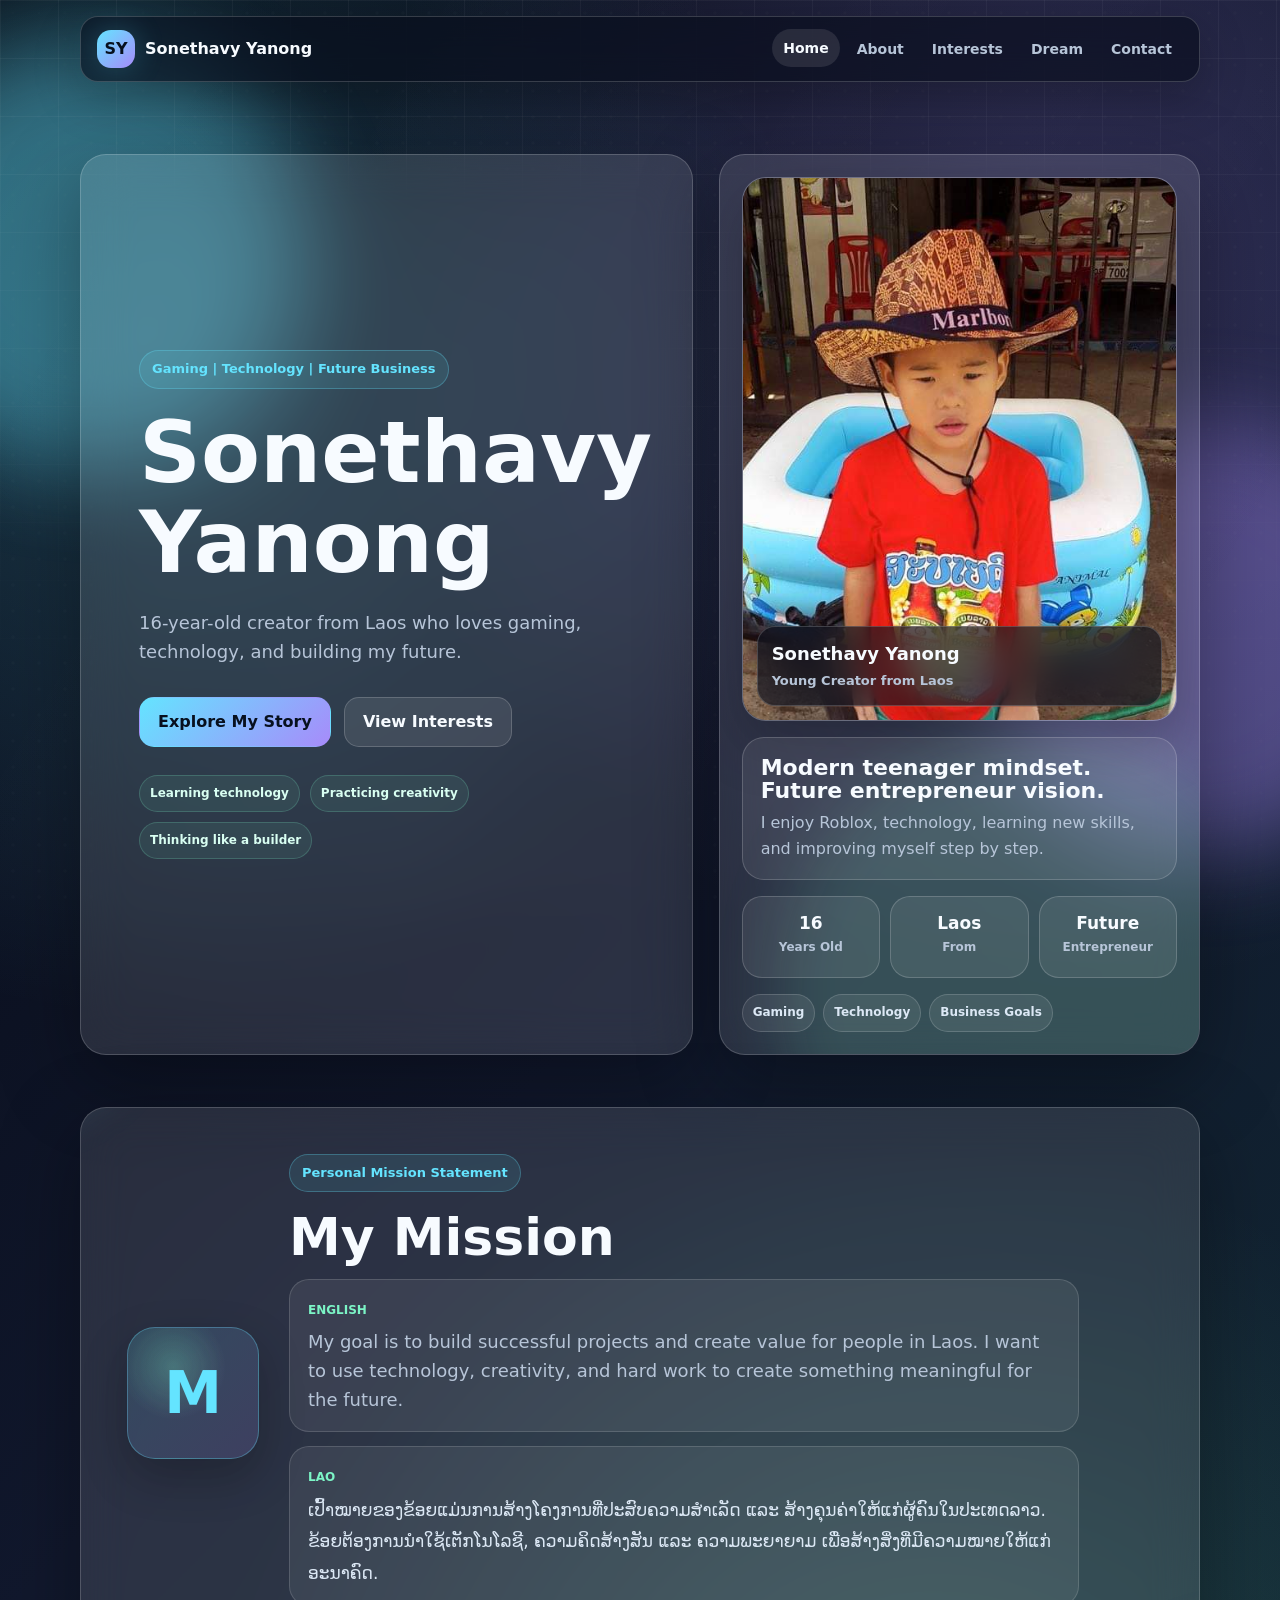
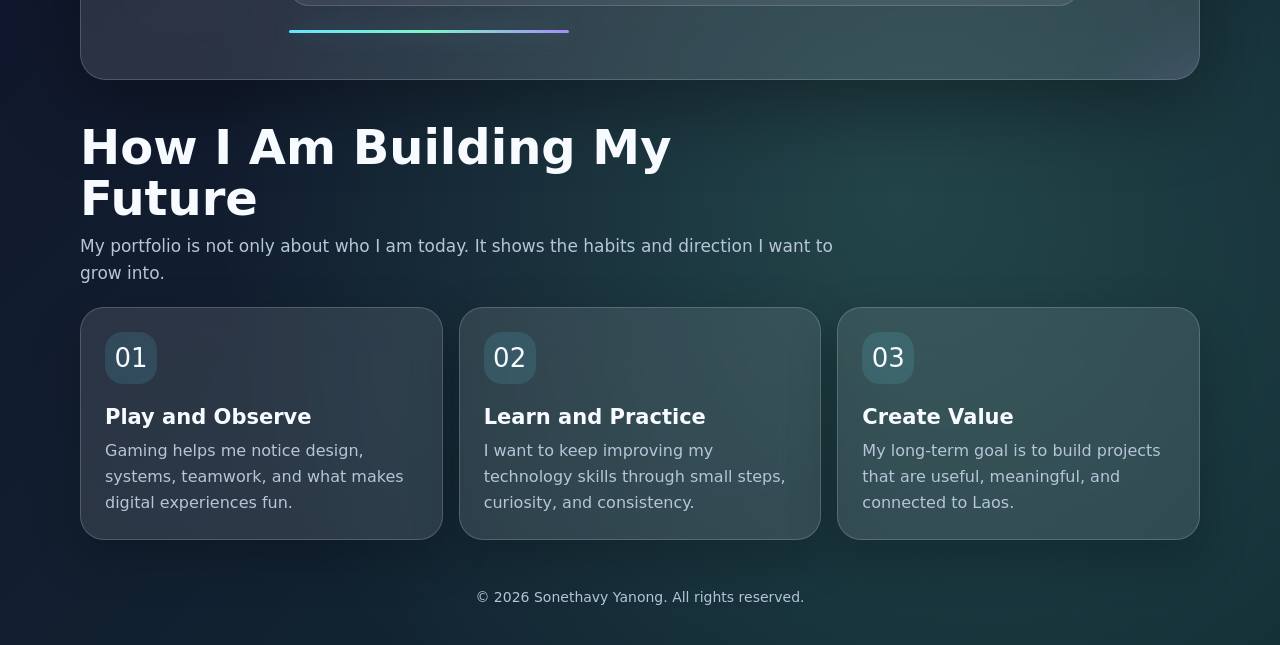
<file: index.html>
<!DOCTYPE html>
<html lang="en">
<head>
  <meta charset="UTF-8">
  <meta name="viewport" content="width=device-width, initial-scale=1.0">
  <title>Sonethavy Yanong | Home</title>
  <link rel="stylesheet" href="styles.css">
</head>
<body>
  <div class="loader" aria-hidden="true"><div class="loader-ring"></div></div>
  <div class="background-grid" aria-hidden="true"></div>
  <div class="background-noise" aria-hidden="true"></div>

  <div class="page-shell page-transition">
    <header class="site-header">
      <a class="brand" href="index.html"><span class="brand-mark">SY</span><span>Sonethavy Yanong</span></a>
      <nav class="nav" aria-label="Main navigation">
        <a href="index.html">Home</a>
        <a href="about.html">About</a>
        <a href="interests.html">Interests</a>
        <a href="dream.html">Dream</a>
        <a href="contact.html">Contact</a>
      </nav>
    </header>

    <main>
      <section class="hero">
        <div class="hero-copy glass reveal">
          <div class="eyebrow">Gaming | Technology | Future Business</div>
          <h1>Sonethavy Yanong</h1>
          <p class="lead">
            16-year-old creator from Laos who loves gaming, technology, and building my future.
          </p>
          <div class="actions">
            <a class="button primary" href="about.html">Explore My Story</a>
            <a class="button secondary" href="interests.html">View Interests</a>
          </div>
          <div class="hero-strip" aria-label="Current focus">
            <span>Learning technology</span>
            <span>Practicing creativity</span>
            <span>Thinking like a builder</span>
          </div>
        </div>

        <aside class="profile-panel glass reveal" aria-label="Profile summary">
          <div class="profile-photo-frame">
            <img class="profile-photo" src="photo.jpg" alt="Sonethavy Yanong">
            <div class="profile-caption">
              <strong>Sonethavy Yanong</strong>
              <span>Young Creator from Laos</span>
            </div>
          </div>
          <div class="profile-summary">
            <h2>Modern teenager mindset. Future entrepreneur vision.</h2>
            <p>
              I enjoy Roblox, technology, learning new skills, and improving myself step by step.
            </p>
          </div>
          <div class="stats">
            <div class="stat"><strong>16</strong><span>Years Old</span></div>
            <div class="stat"><strong>Laos</strong><span>From</span></div>
            <div class="stat"><strong>Future</strong><span>Entrepreneur</span></div>
          </div>
          <div class="profile-tags" aria-label="Profile focus areas">
            <span>Gaming</span>
            <span>Technology</span>
            <span>Business Goals</span>
          </div>
        </aside>
      </section>

      <section class="mission-card glass reveal" aria-labelledby="mission-title">
        <div class="mission-badge" aria-hidden="true">M</div>
        <div class="mission-content">
          <div class="eyebrow">Personal Mission Statement</div>
          <h2 id="mission-title">My Mission</h2>
          <div class="mission-text-stack">
            <article class="mission-language">
              <span>English</span>
              <p>
                My goal is to build successful projects and create value for people in Laos.
                I want to use technology, creativity, and hard work to create something
                meaningful for the future.
              </p>
            </article>
            <article class="mission-language lao">
              <span>Lao</span>
              <p lang="lo">
                ເປົ້າໝາຍຂອງຂ້ອຍແມ່ນການສ້າງໂຄງການທີ່ປະສົບຄວາມສຳເລັດ ແລະ ສ້າງຄຸນຄ່າໃຫ້ແກ່ຜູ້ຄົນໃນປະເທດລາວ.
                ຂ້ອຍຕ້ອງການນຳໃຊ້ເຕັກໂນໂລຊີ, ຄວາມຄິດສ້າງສັນ ແລະ ຄວາມພະຍາຍາມ ເພື່ອສ້າງສິ່ງທີ່ມີຄວາມໝາຍໃຫ້ແກ່ອະນາຄົດ.
              </p>
            </article>
          </div>
          <div class="mission-line" aria-hidden="true"></div>
        </div>
      </section>

      <section class="creator-system" aria-labelledby="creator-system-title">
        <div class="section-title reveal">
          <h2 id="creator-system-title">How I Am Building My Future</h2>
          <p>
            My portfolio is not only about who I am today. It shows the habits and direction I want to grow into.
          </p>
        </div>
        <div class="grid three">
          <article class="card reveal">
            <div class="icon">01</div>
            <h3>Play and Observe</h3>
            <p>Gaming helps me notice design, systems, teamwork, and what makes digital experiences fun.</p>
          </article>
          <article class="card reveal">
            <div class="icon">02</div>
            <h3>Learn and Practice</h3>
            <p>I want to keep improving my technology skills through small steps, curiosity, and consistency.</p>
          </article>
          <article class="card reveal">
            <div class="icon">03</div>
            <h3>Create Value</h3>
            <p>My long-term goal is to build projects that are useful, meaningful, and connected to Laos.</p>
          </article>
        </div>
      </section>
    </main>

    <footer class="site-footer">
      <p>&copy; 2026 Sonethavy Yanong. All rights reserved.</p>
    </footer>
  </div>

  <script src="script.js"></script>
</body>
</html>
</file>
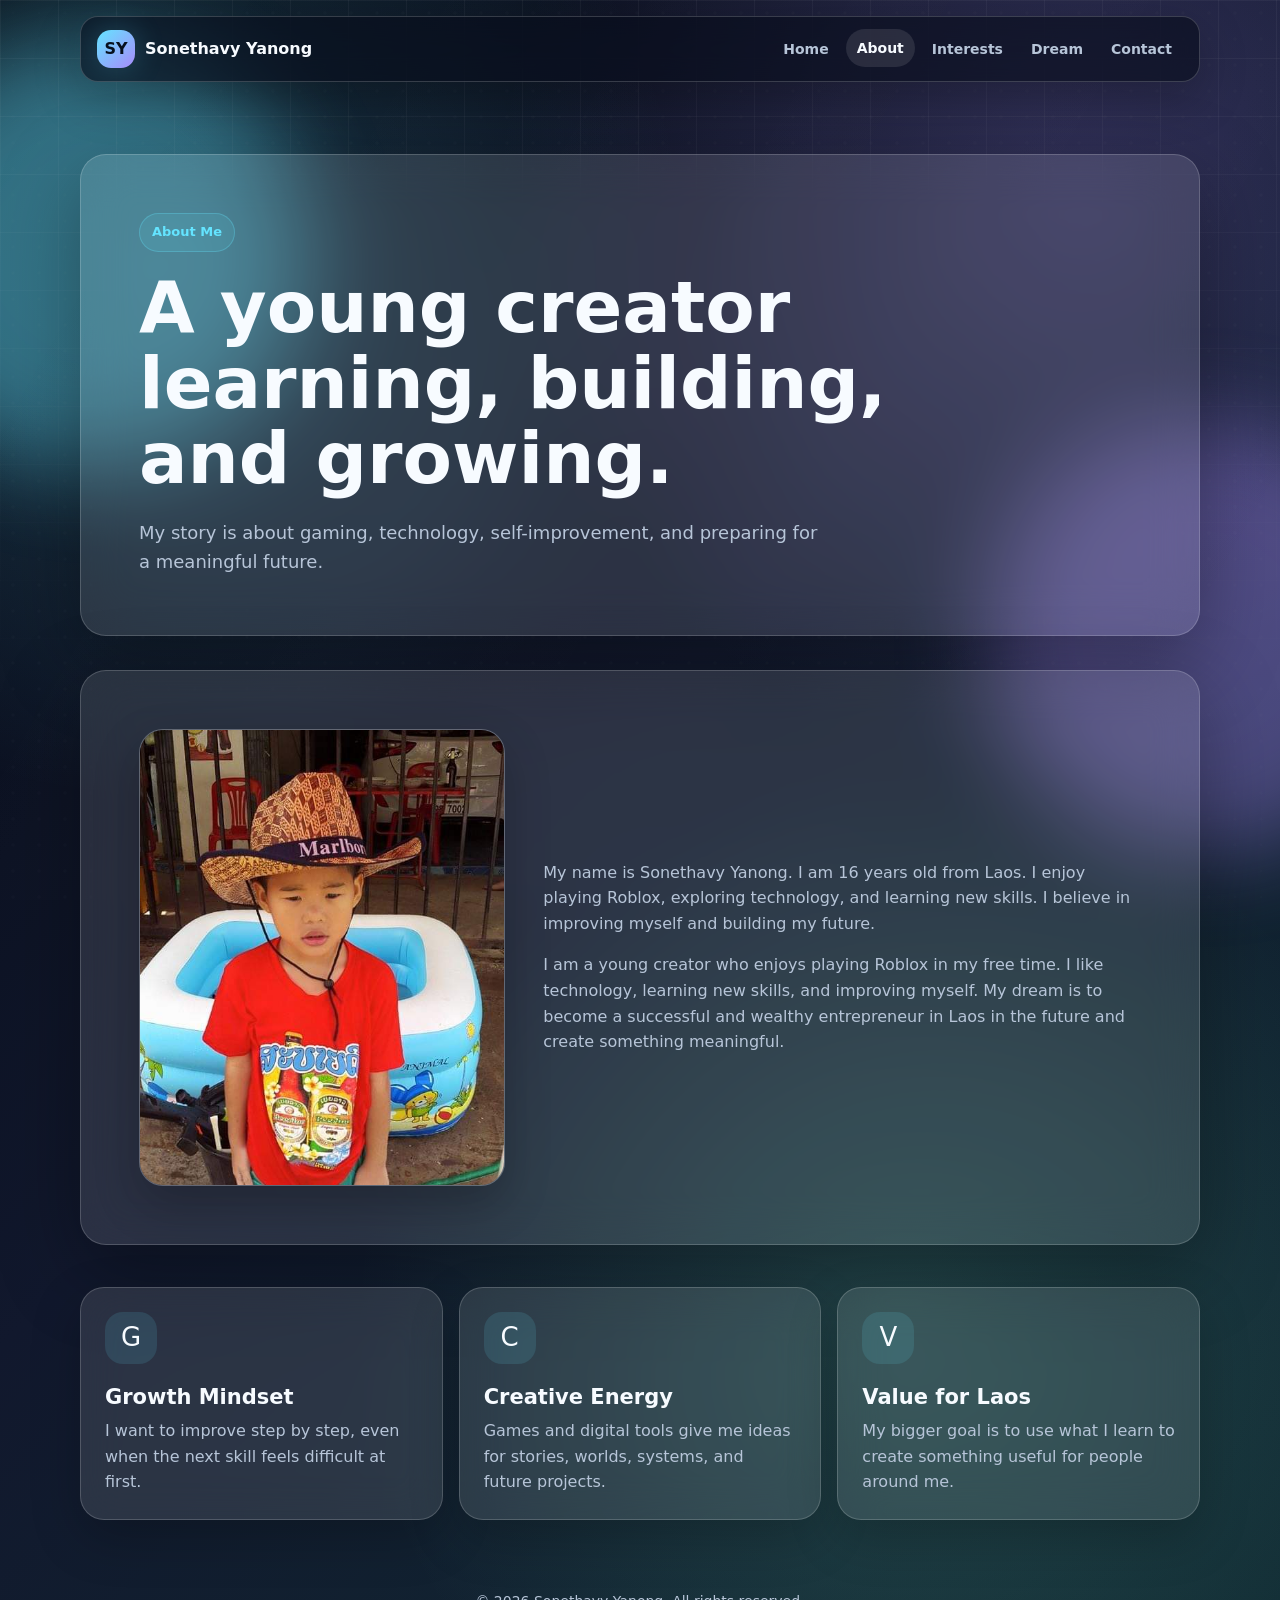
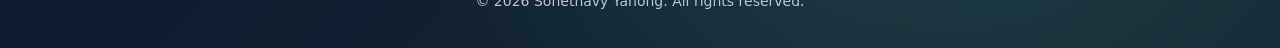
<file: about.html>
<!DOCTYPE html>
<html lang="en">
<head>
  <meta charset="UTF-8">
  <meta name="viewport" content="width=device-width, initial-scale=1.0">
  <title>Sonethavy Yanong | About</title>
  <link rel="stylesheet" href="styles.css">
</head>
<body>
  <div class="loader" aria-hidden="true"><div class="loader-ring"></div></div>
  <div class="background-grid" aria-hidden="true"></div>
  <div class="background-noise" aria-hidden="true"></div>

  <div class="page-shell page-transition">
    <header class="site-header">
      <a class="brand" href="index.html"><span class="brand-mark">SY</span><span>Sonethavy Yanong</span></a>
      <nav class="nav" aria-label="Main navigation">
        <a href="index.html">Home</a>
        <a href="about.html">About</a>
        <a href="interests.html">Interests</a>
        <a href="dream.html">Dream</a>
        <a href="contact.html">Contact</a>
      </nav>
    </header>

    <main>
      <section class="page-hero glass reveal">
        <div class="eyebrow">About Me</div>
        <h1 class="page-title">A young creator learning, building, and growing.</h1>
        <p class="lead">
          My story is about gaming, technology, self-improvement, and preparing for a meaningful future.
        </p>
      </section>

      <section class="content-card glass reveal">
        <div class="about-layout">
          <div class="about-photo-wrap">
            <img class="about-photo" src="photo.jpg" alt="Sonethavy Yanong">
          </div>
          <div>
            <p>
              My name is Sonethavy Yanong. I am 16 years old from Laos. I enjoy
              playing Roblox, exploring technology, and learning new skills. I
              believe in improving myself and building my future.
            </p>
            <p>
              I am a young creator who enjoys playing Roblox in my free time. I
              like technology, learning new skills, and improving myself. My dream
              is to become a successful and wealthy entrepreneur in Laos in the
              future and create something meaningful.
            </p>
          </div>
        </div>
      </section>

      <section class="grid three">
        <article class="card reveal">
          <div class="icon">G</div>
          <h3>Growth Mindset</h3>
          <p>I want to improve step by step, even when the next skill feels difficult at first.</p>
        </article>
        <article class="card reveal">
          <div class="icon">C</div>
          <h3>Creative Energy</h3>
          <p>Games and digital tools give me ideas for stories, worlds, systems, and future projects.</p>
        </article>
        <article class="card reveal">
          <div class="icon">V</div>
          <h3>Value for Laos</h3>
          <p>My bigger goal is to use what I learn to create something useful for people around me.</p>
        </article>
      </section>
    </main>

    <footer class="site-footer">
      <p>&copy; 2026 Sonethavy Yanong. All rights reserved.</p>
    </footer>
  </div>

  <script src="script.js"></script>
</body>
</html>
</file>
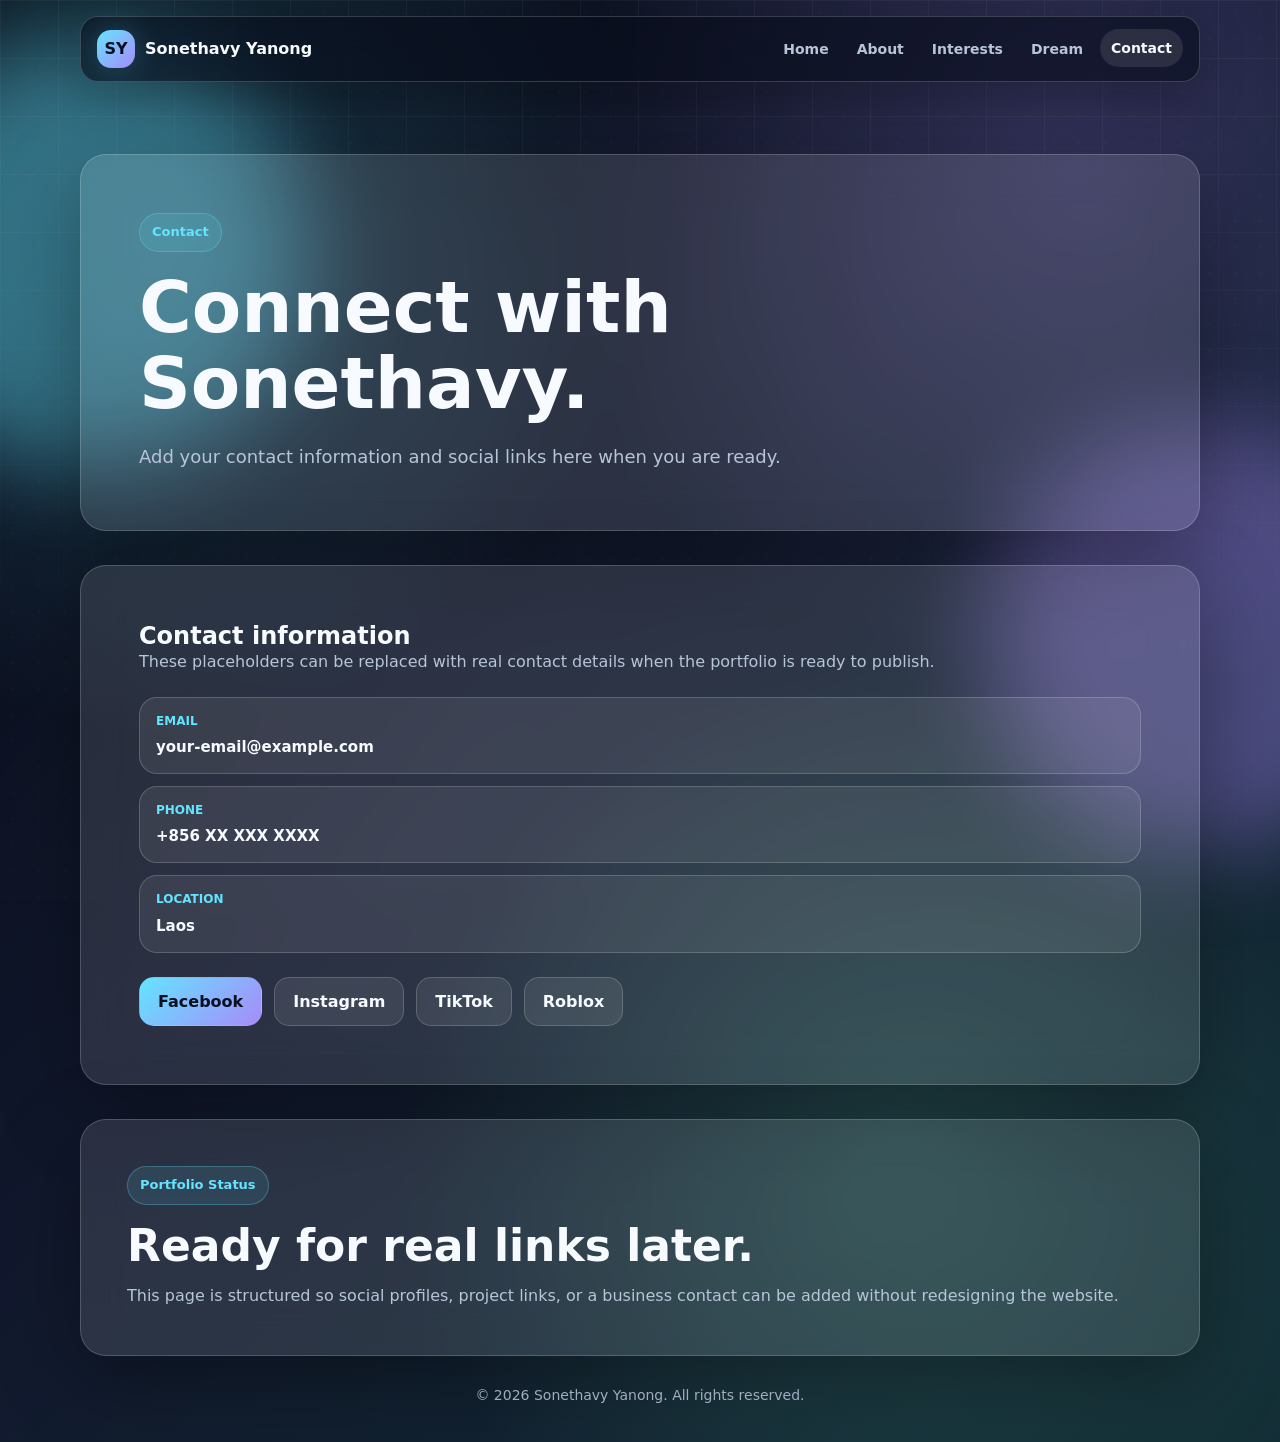
<file: contact.html>
<!DOCTYPE html>
<html lang="en">
<head>
  <meta charset="UTF-8">
  <meta name="viewport" content="width=device-width, initial-scale=1.0">
  <title>Sonethavy Yanong | Contact</title>
  <link rel="stylesheet" href="styles.css">
</head>
<body>
  <div class="loader" aria-hidden="true"><div class="loader-ring"></div></div>
  <div class="background-grid" aria-hidden="true"></div>
  <div class="background-noise" aria-hidden="true"></div>

  <div class="page-shell page-transition">
    <header class="site-header">
      <a class="brand" href="index.html"><span class="brand-mark">SY</span><span>Sonethavy Yanong</span></a>
      <nav class="nav" aria-label="Main navigation">
        <a href="index.html">Home</a>
        <a href="about.html">About</a>
        <a href="interests.html">Interests</a>
        <a href="dream.html">Dream</a>
        <a href="contact.html">Contact</a>
      </nav>
    </header>

    <main>
      <section class="page-hero glass reveal">
        <div class="eyebrow">Contact</div>
        <h1 class="page-title">Connect with Sonethavy.</h1>
        <p class="lead">
          Add your contact information and social links here when you are ready.
        </p>
      </section>

      <section class="contact-card glass reveal">
        <h2>Contact information</h2>
        <p>These placeholders can be replaced with real contact details when the portfolio is ready to publish.</p>
        <div class="contact-list">
          <div class="contact-item"><span>Email</span><strong>your-email@example.com</strong></div>
          <div class="contact-item"><span>Phone</span><strong>+856 XX XXX XXXX</strong></div>
          <div class="contact-item"><span>Location</span><strong>Laos</strong></div>
        </div>
        <div class="socials" aria-label="Social media links">
          <a class="button primary" href="#">Facebook</a>
          <a class="button secondary" href="#">Instagram</a>
          <a class="button secondary" href="#">TikTok</a>
          <a class="button secondary" href="#">Roblox</a>
        </div>
      </section>

      <section class="contact-note glass reveal">
        <div class="eyebrow">Portfolio Status</div>
        <h2>Ready for real links later.</h2>
        <p>
          This page is structured so social profiles, project links, or a business contact can be added without
          redesigning the website.
        </p>
      </section>
    </main>

    <footer class="site-footer">
      <p>&copy; 2026 Sonethavy Yanong. All rights reserved.</p>
    </footer>
  </div>

  <script src="script.js"></script>
</body>
</html>
</file>
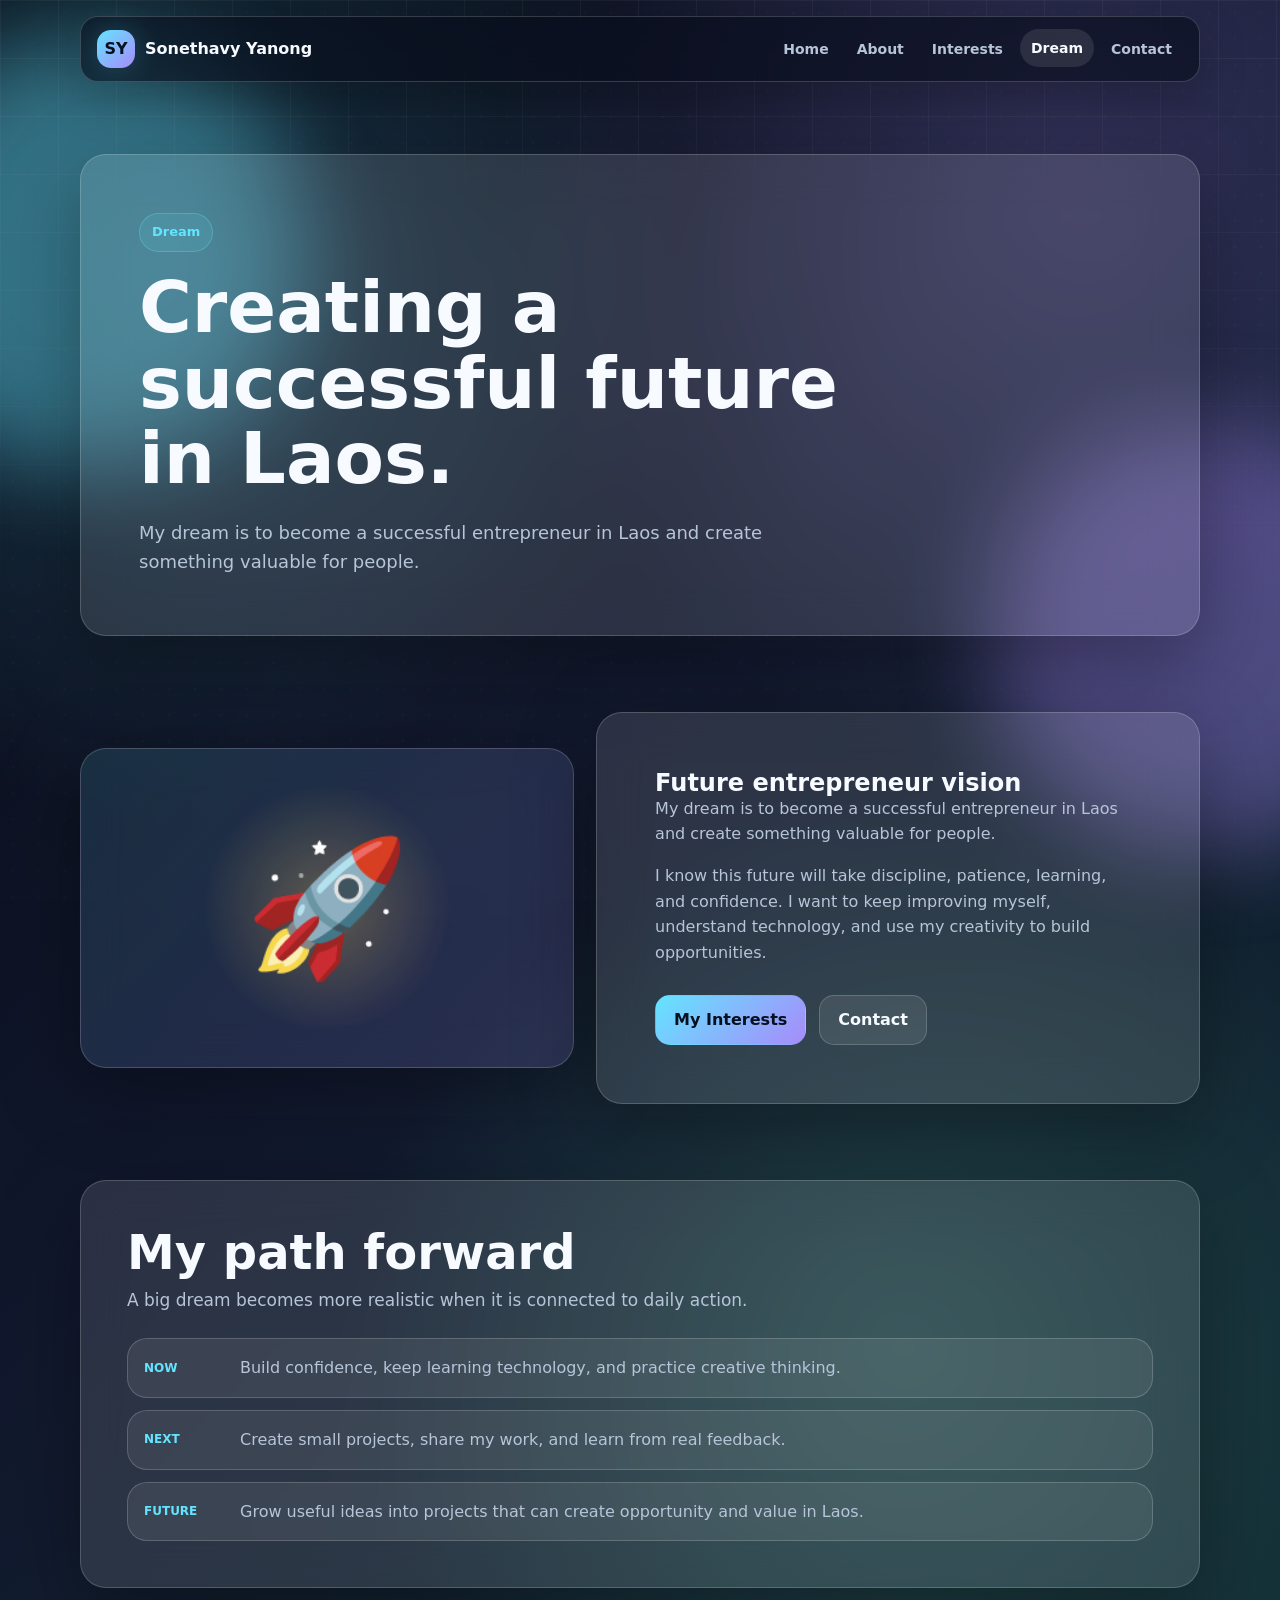
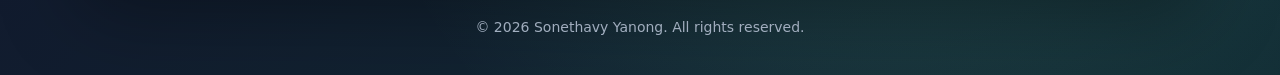
<file: dream.html>
<!DOCTYPE html>
<html lang="en">
<head>
  <meta charset="UTF-8">
  <meta name="viewport" content="width=device-width, initial-scale=1.0">
  <title>Sonethavy Yanong | Dream</title>
  <link rel="stylesheet" href="styles.css">
</head>
<body>
  <div class="loader" aria-hidden="true"><div class="loader-ring"></div></div>
  <div class="background-grid" aria-hidden="true"></div>
  <div class="background-noise" aria-hidden="true"></div>

  <div class="page-shell page-transition">
    <header class="site-header">
      <a class="brand" href="index.html"><span class="brand-mark">SY</span><span>Sonethavy Yanong</span></a>
      <nav class="nav" aria-label="Main navigation">
        <a href="index.html">Home</a>
        <a href="about.html">About</a>
        <a href="interests.html">Interests</a>
        <a href="dream.html">Dream</a>
        <a href="contact.html">Contact</a>
      </nav>
    </header>

    <main>
      <section class="page-hero glass reveal">
        <div class="eyebrow">Dream</div>
        <h1 class="page-title">Creating a successful future in Laos.</h1>
        <p class="lead">
          My dream is to become a successful entrepreneur in Laos and create something valuable for people.
        </p>
      </section>

      <section class="dream-panel">
        <div class="dream-orb glass reveal" aria-hidden="true">🚀</div>
        <div class="content-card glass reveal">
          <h2>Future entrepreneur vision</h2>
          <p>
            My dream is to become a successful entrepreneur in Laos and create
            something valuable for people.
          </p>
          <p>
            I know this future will take discipline, patience, learning, and
            confidence. I want to keep improving myself, understand technology,
            and use my creativity to build opportunities.
          </p>
          <div class="actions">
            <a class="button primary" href="interests.html">My Interests</a>
            <a class="button secondary" href="contact.html">Contact</a>
          </div>
        </div>
      </section>

      <section class="timeline glass reveal" aria-labelledby="path-title">
        <div class="section-title">
          <h2 id="path-title">My path forward</h2>
          <p>A big dream becomes more realistic when it is connected to daily action.</p>
        </div>
        <div class="timeline-list">
          <div class="timeline-step">
            <span>Now</span>
            <p>Build confidence, keep learning technology, and practice creative thinking.</p>
          </div>
          <div class="timeline-step">
            <span>Next</span>
            <p>Create small projects, share my work, and learn from real feedback.</p>
          </div>
          <div class="timeline-step">
            <span>Future</span>
            <p>Grow useful ideas into projects that can create opportunity and value in Laos.</p>
          </div>
        </div>
      </section>
    </main>

    <footer class="site-footer">
      <p>&copy; 2026 Sonethavy Yanong. All rights reserved.</p>
    </footer>
  </div>

  <script src="script.js"></script>
</body>
</html>
</file>
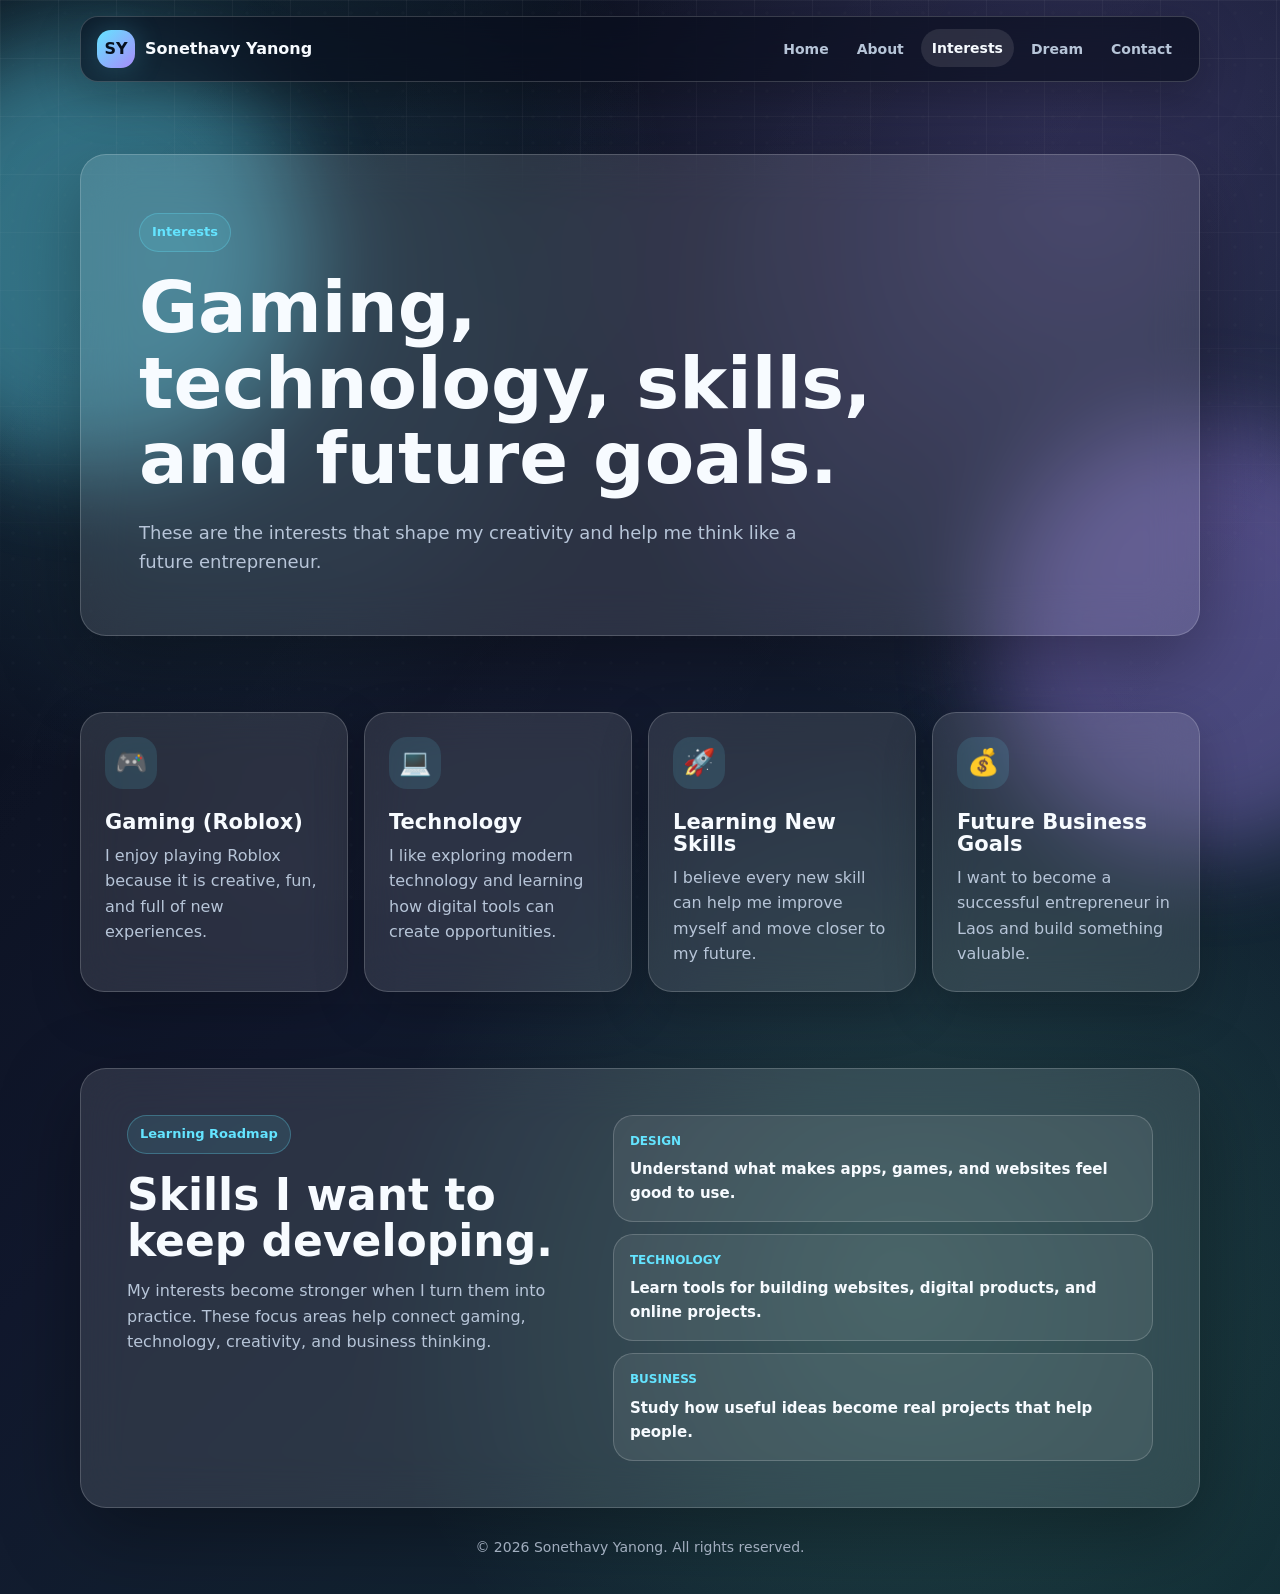
<file: interests.html>
<!DOCTYPE html>
<html lang="en">
<head>
  <meta charset="UTF-8">
  <meta name="viewport" content="width=device-width, initial-scale=1.0">
  <title>Sonethavy Yanong | Interests</title>
  <link rel="stylesheet" href="styles.css">
</head>
<body>
  <div class="loader" aria-hidden="true"><div class="loader-ring"></div></div>
  <div class="background-grid" aria-hidden="true"></div>
  <div class="background-noise" aria-hidden="true"></div>

  <div class="page-shell page-transition">
    <header class="site-header">
      <a class="brand" href="index.html"><span class="brand-mark">SY</span><span>Sonethavy Yanong</span></a>
      <nav class="nav" aria-label="Main navigation">
        <a href="index.html">Home</a>
        <a href="about.html">About</a>
        <a href="interests.html">Interests</a>
        <a href="dream.html">Dream</a>
        <a href="contact.html">Contact</a>
      </nav>
    </header>

    <main>
      <section class="page-hero glass reveal">
        <div class="eyebrow">Interests</div>
        <h1 class="page-title">Gaming, technology, skills, and future goals.</h1>
        <p class="lead">
          These are the interests that shape my creativity and help me think like a future entrepreneur.
        </p>
      </section>

      <section class="grid">
        <article class="card reveal">
          <div class="icon">🎮</div>
          <h3>Gaming (Roblox)</h3>
          <p>I enjoy playing Roblox because it is creative, fun, and full of new experiences.</p>
        </article>
        <article class="card reveal">
          <div class="icon">💻</div>
          <h3>Technology</h3>
          <p>I like exploring modern technology and learning how digital tools can create opportunities.</p>
        </article>
        <article class="card reveal">
          <div class="icon">🚀</div>
          <h3>Learning New Skills</h3>
          <p>I believe every new skill can help me improve myself and move closer to my future.</p>
        </article>
        <article class="card reveal">
          <div class="icon">💰</div>
          <h3>Future Business Goals</h3>
          <p>I want to become a successful entrepreneur in Laos and build something valuable.</p>
        </article>
      </section>

      <section class="learning-panel glass reveal" aria-labelledby="learning-title">
        <div>
          <div class="eyebrow">Learning Roadmap</div>
          <h2 id="learning-title">Skills I want to keep developing.</h2>
          <p>
            My interests become stronger when I turn them into practice. These focus areas help connect gaming,
            technology, creativity, and business thinking.
          </p>
        </div>
        <div class="roadmap">
          <div class="roadmap-item">
            <span>Design</span>
            <strong>Understand what makes apps, games, and websites feel good to use.</strong>
          </div>
          <div class="roadmap-item">
            <span>Technology</span>
            <strong>Learn tools for building websites, digital products, and online projects.</strong>
          </div>
          <div class="roadmap-item">
            <span>Business</span>
            <strong>Study how useful ideas become real projects that help people.</strong>
          </div>
        </div>
      </section>
    </main>

    <footer class="site-footer">
      <p>&copy; 2026 Sonethavy Yanong. All rights reserved.</p>
    </footer>
  </div>

  <script src="script.js"></script>
</body>
</html>
</file>
<file: styles.css>
:root {
  --bg-1: #060a14;
  --bg-2: #11182d;
  --bg-3: #122d35;
  --text: #f7fbff;
  --muted: #b7c5d8;
  --soft: rgba(255, 255, 255, 0.08);
  --glass: rgba(255, 255, 255, 0.11);
  --glass-strong: rgba(255, 255, 255, 0.16);
  --line: rgba(255, 255, 255, 0.18);
  --cyan: #64e4ff;
  --mint: #7cf5c6;
  --violet: #a78bfa;
  --pink: #ff7ab6;
  --gold: #ffd166;
  --shadow: 0 24px 80px rgba(0, 0, 0, 0.34);
}

* {
  box-sizing: border-box;
  margin: 0;
  padding: 0;
}

html {
  scroll-behavior: smooth;
}

body {
  min-height: 100vh;
  font-family: Inter, ui-sans-serif, system-ui, -apple-system, BlinkMacSystemFont, "Segoe UI", sans-serif;
  color: var(--text);
  background:
    radial-gradient(circle at 12% 16%, rgba(100, 228, 255, 0.20), transparent 30%),
    radial-gradient(circle at 84% 12%, rgba(167, 139, 250, 0.22), transparent 32%),
    radial-gradient(circle at 70% 80%, rgba(124, 245, 198, 0.16), transparent 34%),
    linear-gradient(135deg, var(--bg-1) 0%, var(--bg-2) 46%, var(--bg-3) 100%);
  line-height: 1.6;
  overflow-x: hidden;
}

body::before,
body::after {
  content: "";
  position: fixed;
  width: 34vw;
  min-width: 280px;
  aspect-ratio: 1;
  border-radius: 999px;
  filter: blur(46px);
  opacity: 0.38;
  z-index: -3;
  animation: floatGlow 15s ease-in-out infinite alternate;
}

body::before {
  top: 4%;
  left: -10%;
  background: var(--cyan);
}

body::after {
  right: -11%;
  bottom: 5%;
  background: var(--violet);
  animation-delay: -5s;
}

a {
  color: inherit;
}

.background-grid {
  position: fixed;
  inset: 0;
  pointer-events: none;
  z-index: -2;
  background-image:
    linear-gradient(rgba(255, 255, 255, 0.055) 1px, transparent 1px),
    linear-gradient(90deg, rgba(255, 255, 255, 0.055) 1px, transparent 1px);
  background-size: 58px 58px;
  mask-image: linear-gradient(to bottom, rgba(0, 0, 0, 0.82), transparent 82%);
  animation: gridDrift 22s linear infinite;
}

.background-noise {
  position: fixed;
  inset: 0;
  pointer-events: none;
  z-index: -1;
  background:
    linear-gradient(120deg, transparent, rgba(255, 255, 255, 0.035), transparent),
    radial-gradient(circle at 50% 50%, transparent 0, rgba(255, 255, 255, 0.04) 1px, transparent 2px);
  background-size: 100% 100%, 26px 26px;
  opacity: 0.48;
}

.loader {
  position: fixed;
  inset: 0;
  z-index: 99;
  display: grid;
  place-items: center;
  background: #050812;
  transition: opacity 500ms ease, visibility 500ms ease;
}

.loader.hidden {
  opacity: 0;
  visibility: hidden;
}

.loader-ring {
  width: 56px;
  height: 56px;
  border: 3px solid rgba(255, 255, 255, 0.14);
  border-top-color: var(--cyan);
  border-radius: 999px;
  animation: spin 850ms linear infinite;
}

.page-shell {
  width: min(1120px, calc(100% - 36px));
  margin: 0 auto;
}

.site-header {
  position: sticky;
  top: 16px;
  z-index: 20;
  display: flex;
  align-items: center;
  justify-content: space-between;
  gap: 18px;
  margin: 16px auto 0;
  padding: 13px 16px;
  border: 1px solid var(--line);
  border-radius: 18px;
  background: rgba(7, 12, 26, 0.62);
  backdrop-filter: blur(22px);
  box-shadow: 0 16px 48px rgba(0, 0, 0, 0.24);
}

.brand {
  display: flex;
  align-items: center;
  gap: 10px;
  text-decoration: none;
  font-weight: 900;
}

.brand-mark {
  display: grid;
  place-items: center;
  width: 38px;
  height: 38px;
  border-radius: 14px;
  background: linear-gradient(135deg, var(--cyan), var(--violet));
  color: #07101e;
  box-shadow: 0 0 30px rgba(100, 228, 255, 0.22);
}

.nav {
  display: flex;
  gap: 6px;
  flex-wrap: wrap;
  justify-content: flex-end;
}

.nav a {
  border-radius: 999px;
  padding: 8px 11px;
  color: var(--muted);
  font-size: 14px;
  font-weight: 800;
  text-decoration: none;
  transition: background 200ms ease, color 200ms ease, transform 200ms ease;
}

.nav a:hover,
.nav a.active {
  color: var(--text);
  background: rgba(255, 255, 255, 0.10);
  transform: translateY(-1px);
}

main {
  padding: 48px 0 0;
}

.hero {
  display: grid;
  grid-template-columns: minmax(0, 1.12fr) minmax(280px, 0.88fr);
  gap: 26px;
  align-items: stretch;
  min-height: calc(100vh - 142px);
  padding: 24px 0 52px;
}

.glass {
  border: 1px solid var(--line);
  border-radius: 26px;
  background: var(--glass);
  backdrop-filter: blur(24px);
  box-shadow: var(--shadow);
}

.hero-copy,
.page-hero,
.content-card,
.contact-card {
  padding: clamp(24px, 5vw, 58px);
}

.hero-copy {
  display: flex;
  flex-direction: column;
  justify-content: center;
}

.eyebrow {
  width: fit-content;
  margin-bottom: 18px;
  padding: 8px 12px;
  border: 1px solid rgba(100, 228, 255, 0.28);
  border-radius: 999px;
  background: rgba(100, 228, 255, 0.10);
  color: var(--cyan);
  font-size: 13px;
  font-weight: 900;
}

h1,
h2,
h3 {
  line-height: 1.05;
  letter-spacing: 0;
}

h1 {
  max-width: 790px;
  font-size: clamp(42px, 8vw, 86px);
}

.page-title {
  font-size: clamp(38px, 7vw, 72px);
}

.lead {
  max-width: 680px;
  margin-top: 22px;
  color: var(--muted);
  font-size: 18px;
}

.actions {
  display: flex;
  gap: 13px;
  flex-wrap: wrap;
  margin-top: 30px;
}

.hero-strip {
  display: flex;
  gap: 10px;
  flex-wrap: wrap;
  margin-top: 28px;
}

.hero-strip span {
  padding: 8px 10px;
  border: 1px solid rgba(124, 245, 198, 0.20);
  border-radius: 999px;
  background: rgba(124, 245, 198, 0.08);
  color: #d9fff2;
  font-size: 12px;
  font-weight: 900;
}

.button {
  display: inline-flex;
  align-items: center;
  justify-content: center;
  min-height: 46px;
  padding: 11px 18px;
  border: 1px solid rgba(255, 255, 255, 0.18);
  border-radius: 15px;
  color: var(--text);
  text-decoration: none;
  font-weight: 900;
  transition: transform 220ms ease, box-shadow 220ms ease, background 220ms ease, border-color 220ms ease;
}

.button:hover {
  transform: translateY(-3px);
  box-shadow: 0 16px 36px rgba(0, 0, 0, 0.28);
}

.button.primary {
  border-color: transparent;
  background: linear-gradient(135deg, var(--cyan), var(--violet));
  color: #07101e;
}

.button.secondary {
  background: rgba(255, 255, 255, 0.09);
}

.profile-panel {
  position: relative;
  display: flex;
  flex-direction: column;
  gap: 16px;
  overflow: hidden;
  padding: 22px;
}

.profile-panel::before {
  content: "";
  position: absolute;
  inset: auto -22% -22% 12%;
  height: 58%;
  border-radius: 999px;
  background: rgba(124, 245, 198, 0.14);
  filter: blur(32px);
}

.profile-photo-frame {
  position: relative;
  overflow: hidden;
  border: 1px solid rgba(255, 255, 255, 0.20);
  border-radius: 24px;
  background: rgba(255, 255, 255, 0.08);
  box-shadow: 0 20px 56px rgba(0, 0, 0, 0.26);
  animation: photoFloat 5.5s ease-in-out infinite;
}

.profile-photo {
  display: block;
  width: 100%;
  aspect-ratio: 4 / 5;
  object-fit: cover;
  transition: transform 600ms ease, filter 600ms ease;
}

.profile-photo-frame:hover .profile-photo {
  transform: scale(1.045);
  filter: saturate(1.12) contrast(1.04);
}

.profile-caption {
  position: absolute;
  left: 14px;
  right: 14px;
  bottom: 14px;
  padding: 13px 14px;
  border: 1px solid rgba(255, 255, 255, 0.18);
  border-radius: 18px;
  background: rgba(7, 12, 26, 0.62);
  backdrop-filter: blur(18px);
}

.profile-caption strong,
.profile-caption span {
  display: block;
}

.profile-caption strong {
  font-size: 18px;
}

.profile-caption span {
  margin-top: 3px;
  color: var(--muted);
  font-size: 13px;
  font-weight: 800;
}

.profile-summary {
  position: relative;
  padding: 18px;
  border: 1px solid var(--line);
  border-radius: 22px;
  background: rgba(255, 255, 255, 0.08);
}

.profile-summary h2 {
  margin-bottom: 8px;
  font-size: 22px;
}

.profile-summary p,
.content-card p,
.card p,
.contact-card p {
  color: var(--muted);
}

.stats,
.mini-grid {
  position: relative;
  display: grid;
  grid-template-columns: repeat(3, 1fr);
  gap: 10px;
}

.stat,
.mini-card {
  min-height: 82px;
  padding: 13px 10px;
  border: 1px solid var(--line);
  border-radius: 20px;
  background: rgba(255, 255, 255, 0.08);
  text-align: center;
}

.stat strong,
.stat span {
  display: block;
}

.stat strong {
  font-size: 17px;
}

.stat span {
  color: var(--muted);
  font-size: 12px;
  font-weight: 800;
}

.profile-tags {
  position: relative;
  display: flex;
  gap: 8px;
  flex-wrap: wrap;
}

.profile-tags span {
  padding: 8px 10px;
  border: 1px solid rgba(255, 255, 255, 0.16);
  border-radius: 999px;
  background: rgba(255, 255, 255, 0.08);
  color: #dce8f5;
  font-size: 12px;
  font-weight: 900;
}

section {
  padding: 42px 0;
}

.section-title {
  max-width: 760px;
  margin-bottom: 20px;
}

.section-title h2 {
  font-size: clamp(30px, 5vw, 48px);
}

.section-title p {
  margin-top: 10px;
  color: var(--muted);
  font-size: 17px;
}

.page-hero {
  margin: 24px 0 34px;
}

.content-card p + p {
  margin-top: 16px;
}

.mission-card {
  position: relative;
  overflow: hidden;
  display: grid;
  grid-template-columns: auto minmax(0, 1fr);
  gap: clamp(18px, 4vw, 30px);
  align-items: center;
  padding: clamp(24px, 5vw, 46px);
}

.mission-card::before {
  content: "";
  position: absolute;
  inset: -45% auto auto -18%;
  width: 260px;
  aspect-ratio: 1;
  border-radius: 999px;
  background: rgba(100, 228, 255, 0.18);
  filter: blur(28px);
}

.mission-card::after {
  content: "";
  position: absolute;
  inset: auto -18% -48% auto;
  width: 300px;
  aspect-ratio: 1;
  border-radius: 999px;
  background: rgba(167, 139, 250, 0.18);
  filter: blur(34px);
}

.mission-badge {
  position: relative;
  display: grid;
  place-items: center;
  width: clamp(86px, 14vw, 132px);
  aspect-ratio: 1;
  border: 1px solid rgba(100, 228, 255, 0.32);
  border-radius: 28px;
  background:
    radial-gradient(circle at 35% 30%, rgba(124, 245, 198, 0.26), transparent 42%),
    linear-gradient(135deg, rgba(100, 228, 255, 0.15), rgba(167, 139, 250, 0.16));
  color: var(--cyan);
  font-size: clamp(34px, 7vw, 58px);
  font-weight: 900;
  box-shadow: 0 18px 46px rgba(0, 0, 0, 0.24);
}

.mission-content {
  position: relative;
  z-index: 1;
}

.mission-content h2 {
  margin-bottom: 14px;
  font-size: clamp(30px, 5vw, 52px);
}

.mission-text-stack {
  display: grid;
  gap: 14px;
  max-width: 790px;
}

.mission-language {
  padding: 16px 18px;
  border: 1px solid rgba(255, 255, 255, 0.14);
  border-radius: 20px;
  background: rgba(255, 255, 255, 0.075);
}

.mission-language span {
  display: inline-block;
  margin-bottom: 8px;
  color: var(--mint);
  font-size: 12px;
  font-weight: 900;
  text-transform: uppercase;
}

.mission-language p {
  max-width: 760px;
  color: var(--muted);
  font-size: 18px;
}

.mission-language.lao p {
  color: #dce8f5;
  font-size: 17px;
  line-height: 1.85;
}

.mission-line {
  width: min(280px, 100%);
  height: 3px;
  margin-top: 24px;
  border-radius: 999px;
  background: linear-gradient(90deg, var(--cyan), var(--mint), var(--violet));
  box-shadow: 0 0 24px rgba(100, 228, 255, 0.26);
}

.about-layout {
  display: grid;
  grid-template-columns: minmax(220px, 0.76fr) minmax(0, 1.24fr);
  gap: clamp(22px, 4vw, 38px);
  align-items: center;
}

.about-photo-wrap {
  overflow: hidden;
  border: 1px solid rgba(255, 255, 255, 0.20);
  border-radius: 24px;
  background: rgba(255, 255, 255, 0.08);
  box-shadow: 0 18px 46px rgba(0, 0, 0, 0.24);
}

.about-photo {
  display: block;
  width: 100%;
  aspect-ratio: 4 / 5;
  object-fit: cover;
  transition: transform 520ms ease, filter 520ms ease;
}

.about-photo-wrap:hover .about-photo {
  transform: scale(1.045);
  filter: saturate(1.12) contrast(1.04);
}

.grid {
  display: grid;
  grid-template-columns: repeat(4, minmax(0, 1fr));
  gap: 16px;
}

.grid.two {
  grid-template-columns: repeat(2, minmax(0, 1fr));
}

.grid.three {
  grid-template-columns: repeat(3, minmax(0, 1fr));
}

.card {
  min-height: 220px;
  padding: 24px;
  border: 1px solid var(--line);
  border-radius: 24px;
  background: var(--glass);
  backdrop-filter: blur(22px);
  box-shadow: 0 18px 50px rgba(0, 0, 0, 0.22);
  transition: transform 220ms ease, background 220ms ease, border-color 220ms ease;
}

.card:hover {
  transform: translateY(-7px);
  border-color: rgba(100, 228, 255, 0.36);
  background: var(--glass-strong);
}

.icon {
  display: grid;
  place-items: center;
  width: 52px;
  height: 52px;
  margin-bottom: 22px;
  border-radius: 18px;
  background: rgba(100, 228, 255, 0.12);
  font-size: 26px;
}

.card h3 {
  margin-bottom: 10px;
  font-size: 21px;
}

.creator-system {
  padding-bottom: 18px;
}

.learning-panel {
  display: grid;
  grid-template-columns: minmax(0, 0.9fr) minmax(280px, 1.1fr);
  gap: clamp(22px, 5vw, 44px);
  align-items: start;
  margin-top: 34px;
  padding: clamp(24px, 5vw, 46px);
}

.learning-panel h2,
.contact-note h2 {
  margin-bottom: 14px;
  font-size: clamp(28px, 4vw, 44px);
}

.learning-panel p,
.timeline p,
.contact-note p {
  color: var(--muted);
}

.roadmap,
.timeline-list {
  display: grid;
  gap: 12px;
}

.roadmap-item,
.timeline-step {
  display: grid;
  gap: 6px;
  padding: 16px;
  border: 1px solid var(--line);
  border-radius: 20px;
  background: rgba(255, 255, 255, 0.08);
}

.roadmap-item span,
.timeline-step span,
.contact-item span {
  color: var(--cyan);
  font-size: 12px;
  font-weight: 900;
  text-transform: uppercase;
}

.roadmap-item strong,
.contact-item strong {
  color: var(--text);
  font-size: 15px;
}

.dream-panel {
  display: grid;
  grid-template-columns: 0.9fr 1.1fr;
  gap: 22px;
  align-items: center;
}

.dream-orb {
  display: grid;
  place-items: center;
  min-height: 320px;
  border-radius: 26px;
  background:
    radial-gradient(circle, rgba(255, 209, 102, 0.28), transparent 42%),
    linear-gradient(135deg, rgba(100, 228, 255, 0.12), rgba(167, 139, 250, 0.16));
  font-size: clamp(68px, 12vw, 132px);
}

.timeline,
.contact-note {
  margin-top: 34px;
  padding: clamp(24px, 5vw, 46px);
}

.timeline .section-title {
  margin-bottom: 24px;
}

.timeline-step {
  grid-template-columns: 90px minmax(0, 1fr);
  align-items: center;
}

.contact-list {
  display: grid;
  gap: 12px;
  margin-top: 22px;
}

.contact-item {
  display: grid;
  gap: 4px;
  padding: 14px 16px;
  border: 1px solid var(--line);
  border-radius: 18px;
  background: rgba(255, 255, 255, 0.08);
  color: var(--muted);
}

.socials {
  display: flex;
  gap: 12px;
  flex-wrap: wrap;
  margin-top: 24px;
}

.site-footer {
  padding: 28px 0 36px;
  color: var(--muted);
  font-size: 14px;
  text-align: center;
}

.reveal {
  opacity: 0;
  transform: translateY(28px);
  transition: opacity 760ms ease, transform 760ms ease;
}

.reveal.visible {
  opacity: 1;
  transform: translateY(0);
}

.page-transition {
  opacity: 1;
  transition: opacity 260ms ease, transform 260ms ease;
}

.page-transition.leaving {
  opacity: 0;
  transform: translateY(10px);
}

@keyframes floatGlow {
  from {
    transform: translate3d(0, 0, 0) scale(1);
  }

  to {
    transform: translate3d(40px, 30px, 0) scale(1.08);
  }
}

@keyframes gridDrift {
  from {
    background-position: 0 0;
  }

  to {
    background-position: 58px 58px;
  }
}

@keyframes photoFloat {
  0%,
  100% {
    transform: translateY(0);
  }

  50% {
    transform: translateY(-8px);
  }
}

@keyframes spin {
  to {
    transform: rotate(360deg);
  }
}

@media (prefers-reduced-motion: reduce) {
  *,
  *::before,
  *::after {
    scroll-behavior: auto !important;
    animation-duration: 1ms !important;
    animation-iteration-count: 1 !important;
    transition-duration: 1ms !important;
  }

  .reveal {
    opacity: 1;
    transform: none;
  }
}

@media (max-width: 980px) {
  .grid {
    grid-template-columns: repeat(2, minmax(0, 1fr));
  }
}

@media (max-width: 820px) {
  .site-header {
    align-items: flex-start;
    flex-direction: column;
  }

  .nav {
    justify-content: flex-start;
  }

  main {
    padding-top: 28px;
  }

  .hero,
  .mission-card,
  .about-layout,
  .dream-panel,
  .grid.two,
  .grid.three,
  .learning-panel {
    grid-template-columns: 1fr;
  }

  .hero {
    min-height: auto;
  }
}

@media (max-width: 560px) {
  .page-shell {
    width: min(100% - 24px, 1120px);
  }

  .site-header {
    top: 10px;
    border-radius: 16px;
  }

  .nav a {
    padding: 7px 9px;
    font-size: 13px;
  }

  .hero-copy,
  .profile-panel,
  .page-hero,
  .content-card,
  .contact-card,
  .card {
    padding: 22px;
  }

  .stats,
  .mini-grid,
  .grid {
    grid-template-columns: 1fr;
  }

  .timeline-step {
    grid-template-columns: 1fr;
  }
}
</file>
